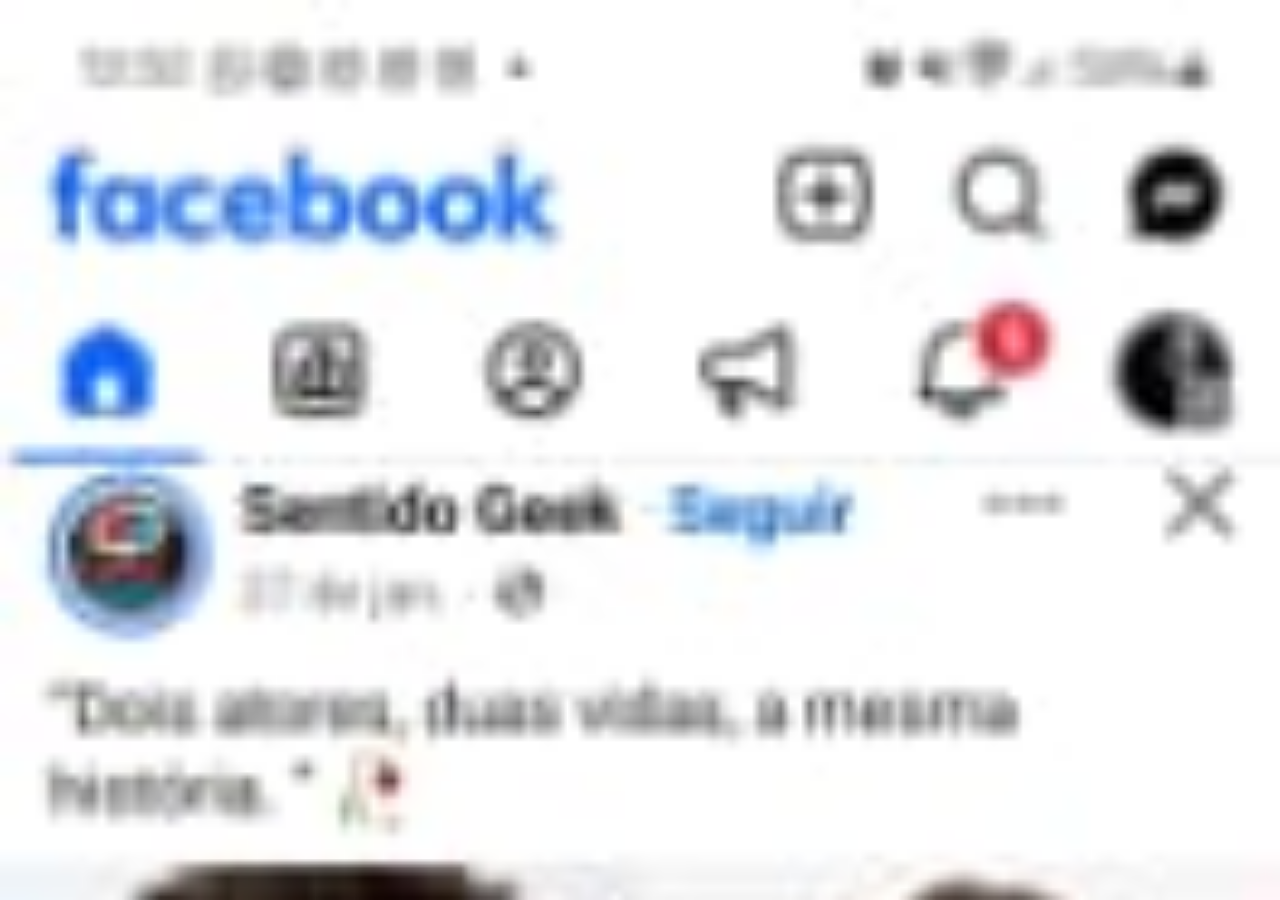
<file: faceabook.html>
<!DOCTYPE html>
<html lang="pt-br">
<head>
    <meta charset="UTF-8">
    <meta name="viewport" content="width=device-width, initial-scale=1.0">
    <title>Facebook</title>
</head>
<style>
    *{
        margin: 0px;
        padding: 0px;
    }
    body{
        height: 100vh;
        width: 100vw;
        background: black url(imagens/imagem-facebook.jpg) no-repeat top center;
        background-size: cover; /* Faz a imagem cobrir todo o fundo */
        overflow-y: scroll;
        
    }
</style>
<body>
</body>
</html>
</file>
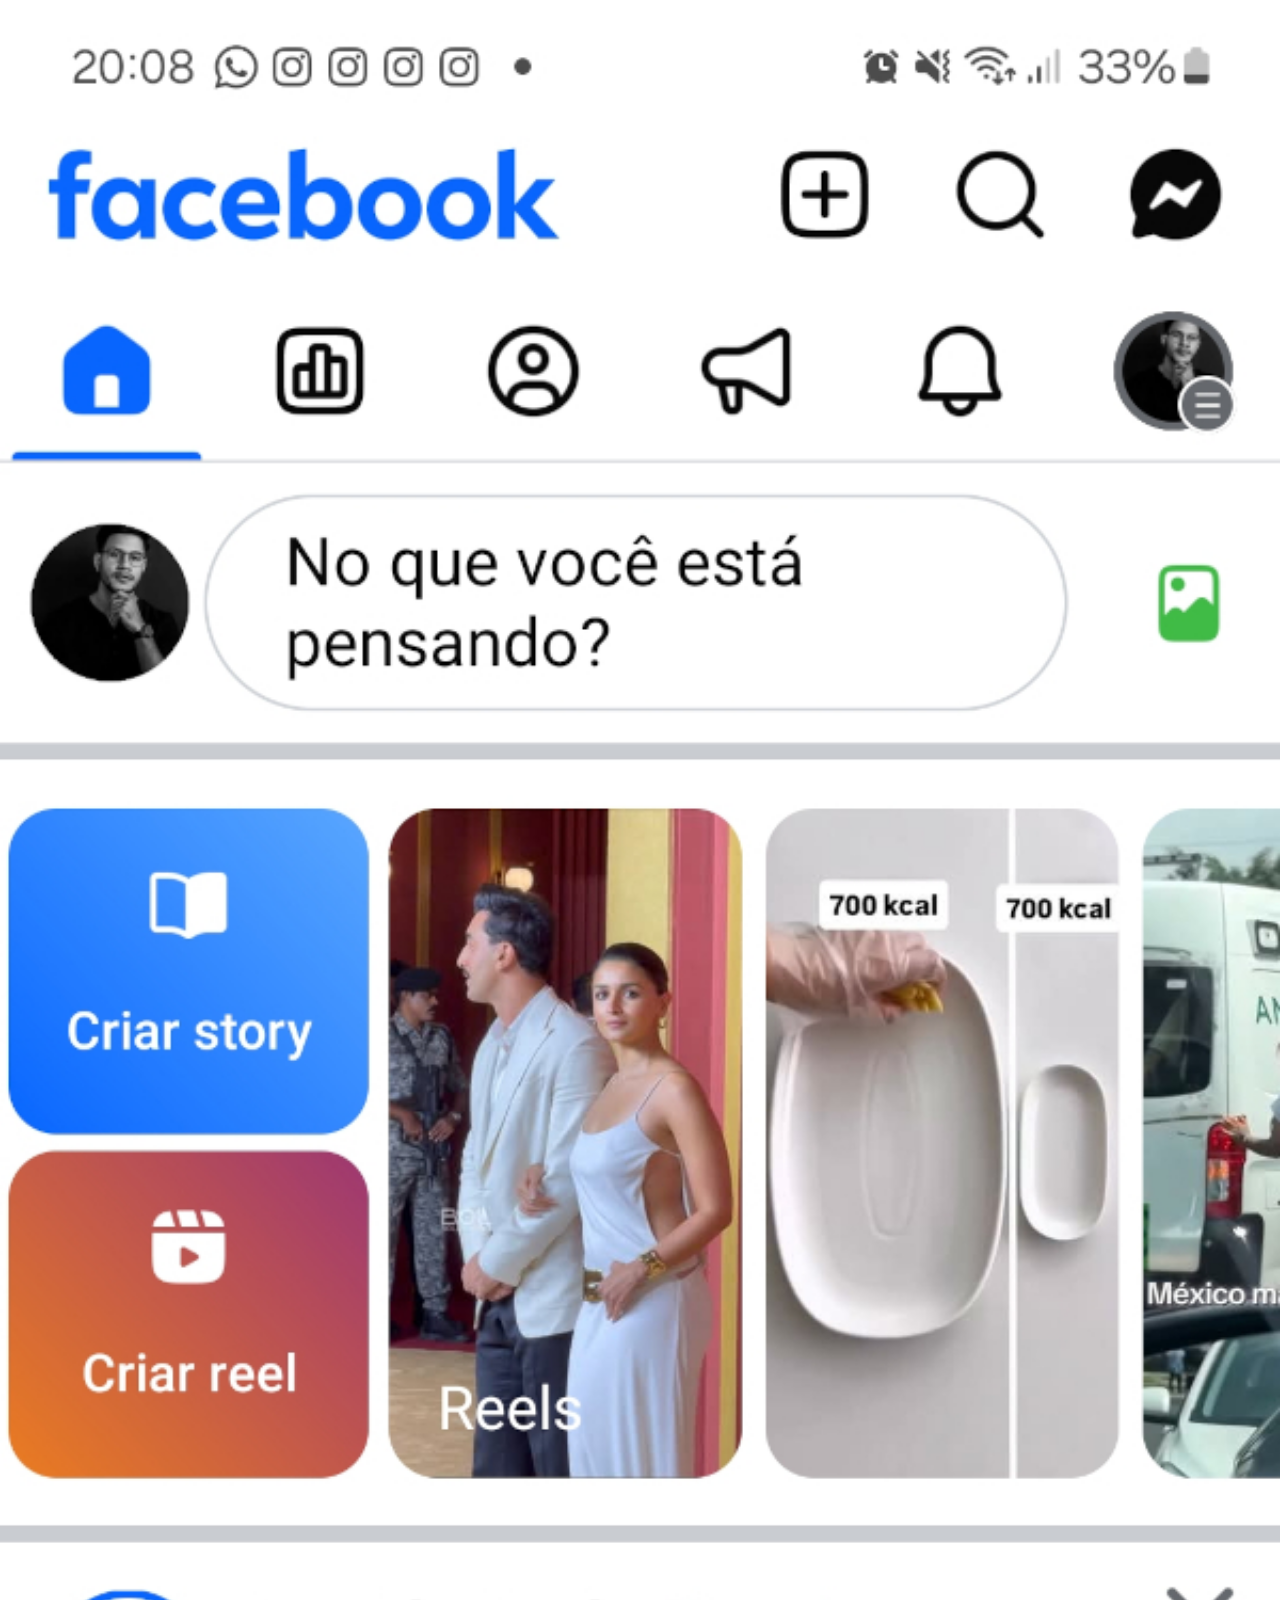
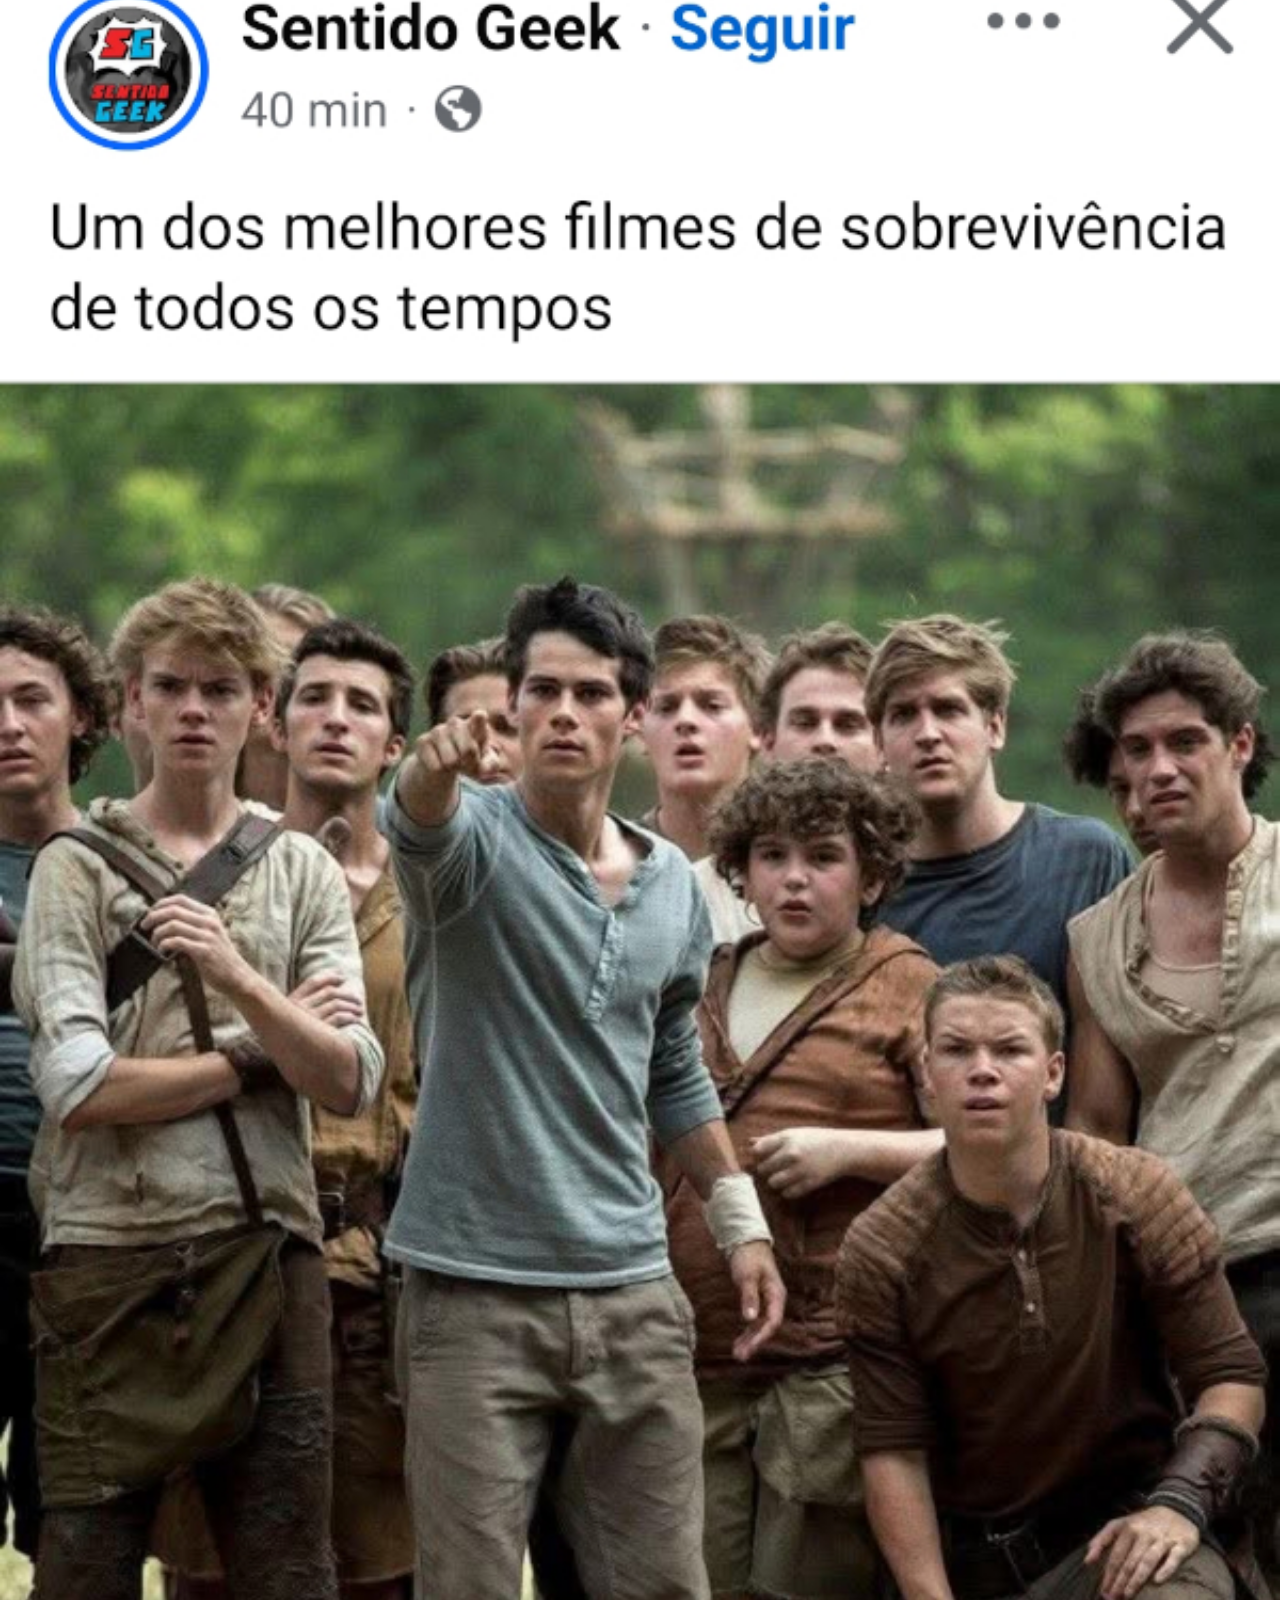
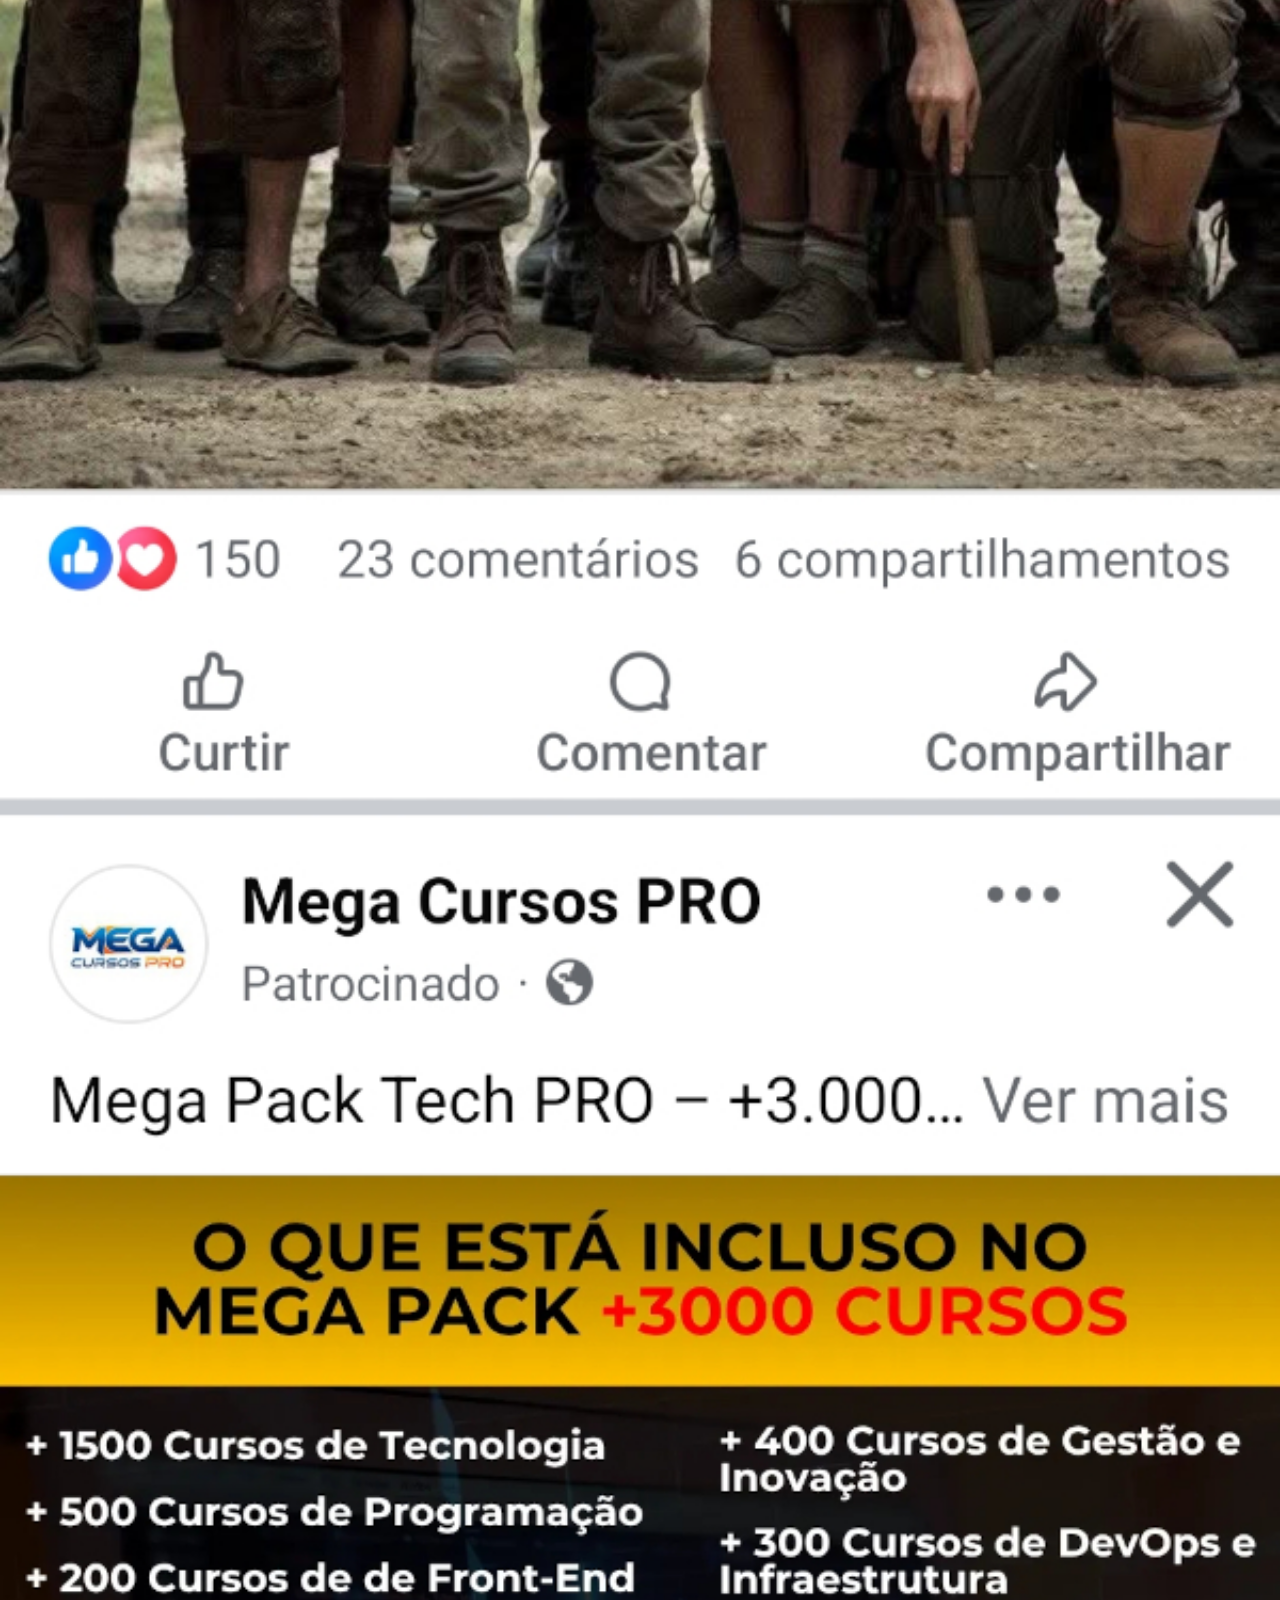
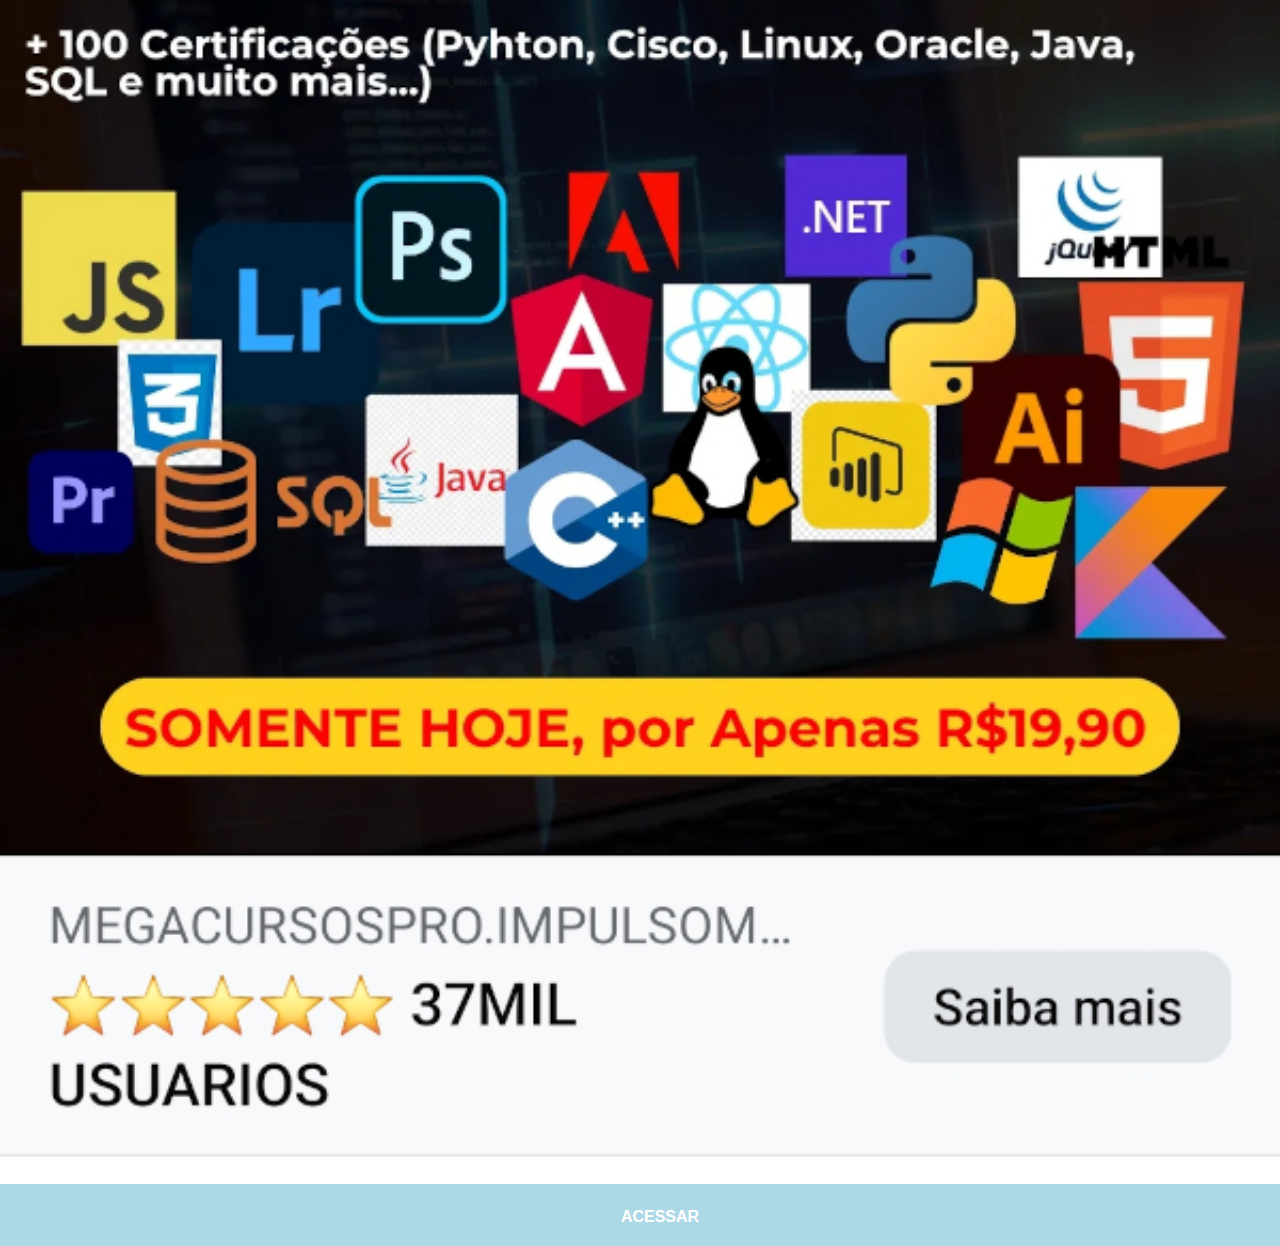
<file: facebook.html>
<!DOCTYPE html>
<html lang="pt-br">
<head>
    <meta charset="UTF-8">
    <meta name="viewport" content="width=device-width, initial-scale=1.0">
    <title>Facebook</title>
    <link rel="stylesheet" href="estilospags/social.css">
</head>
<body>
    <img src="imagens/facebook-vitor.jpg" alt="facebook"><a href="https://www.facebook.com/profile.php?id=100004507036480" target="_blank">ACESSAR</a>
    
</body>
</html>
</file>
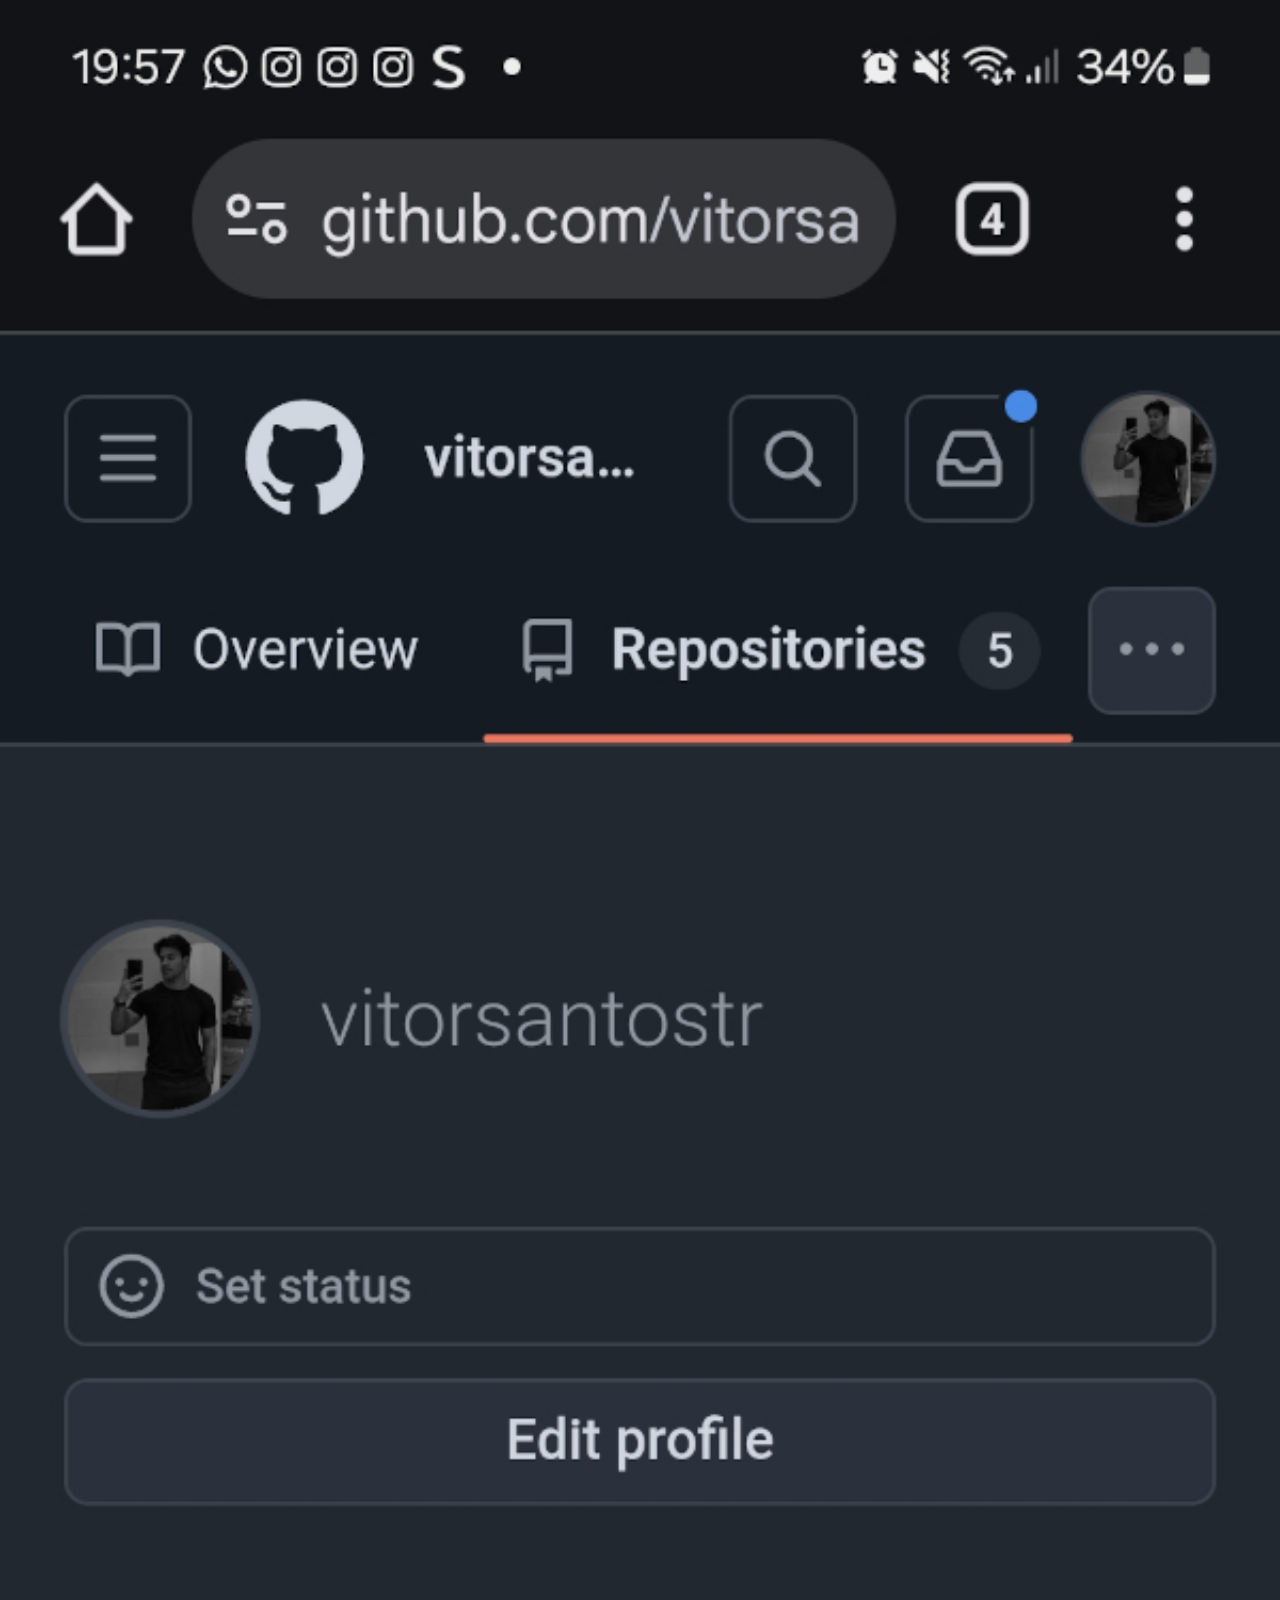
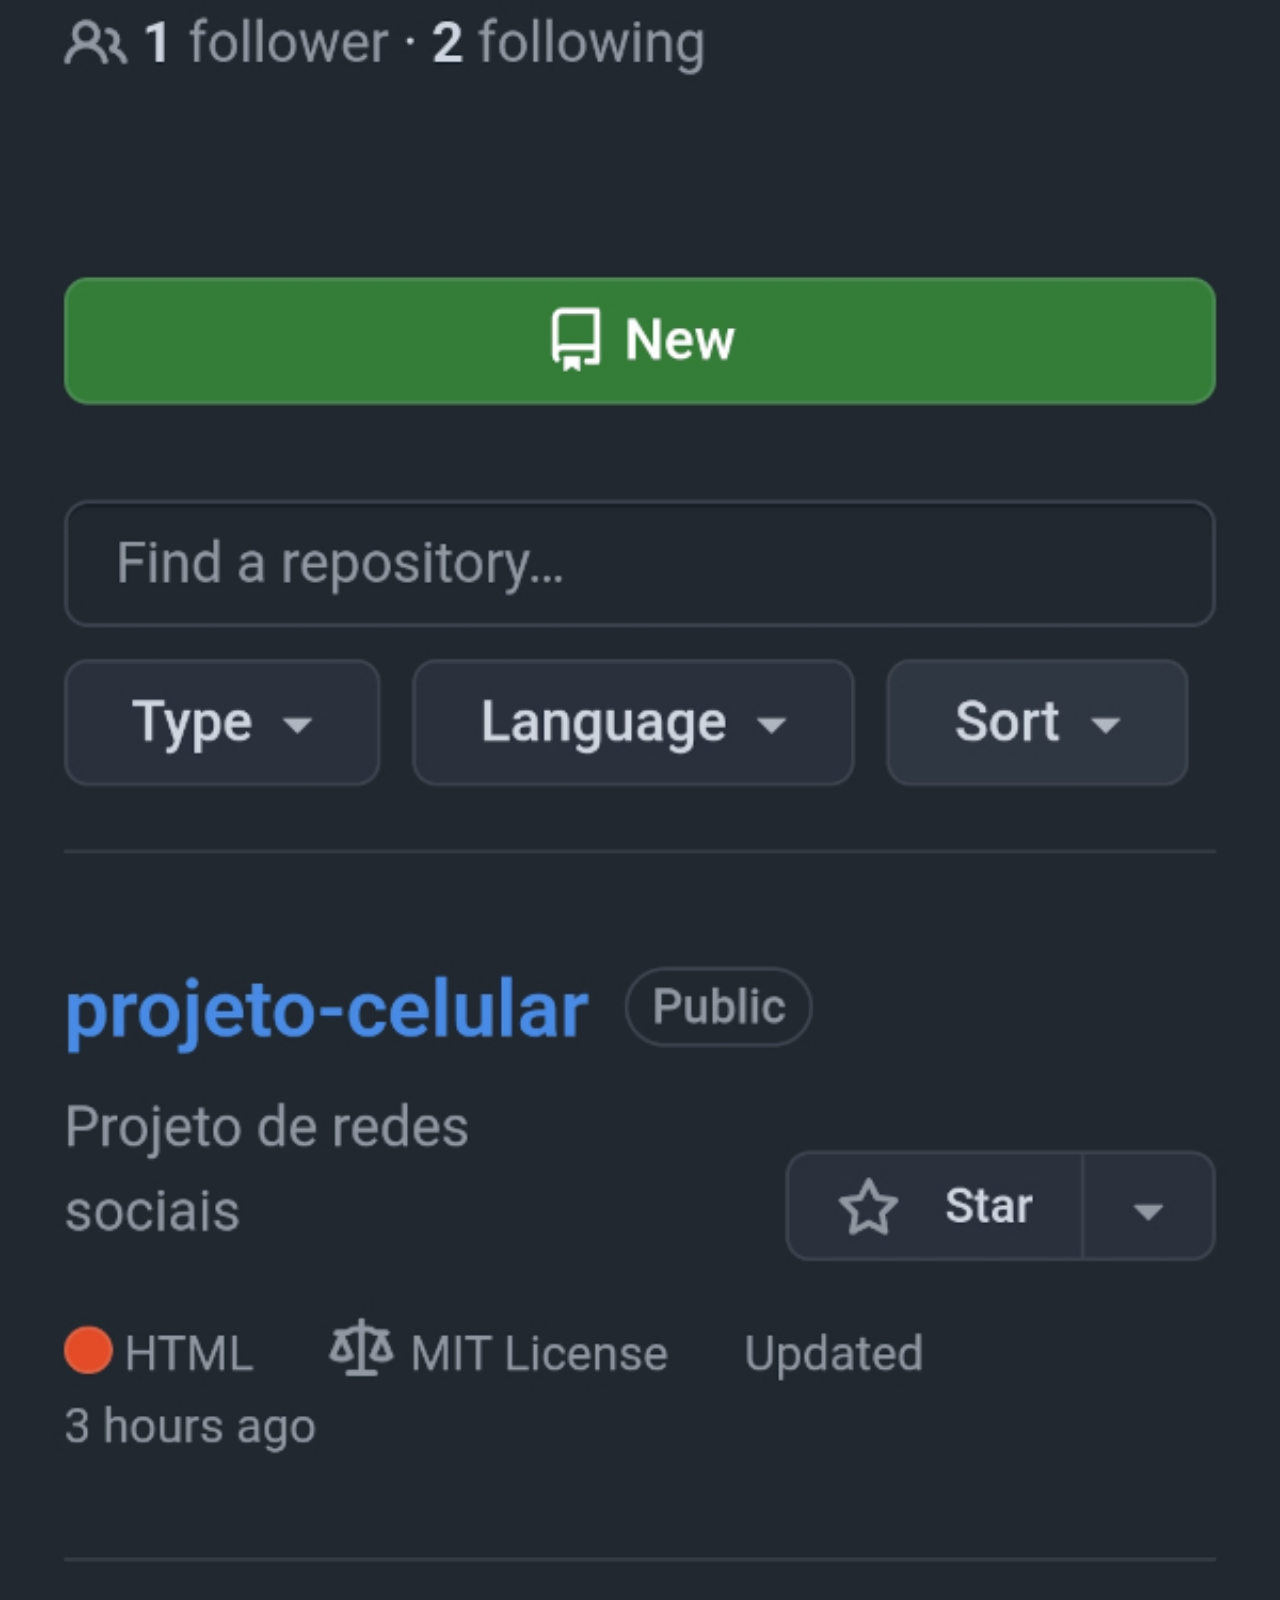
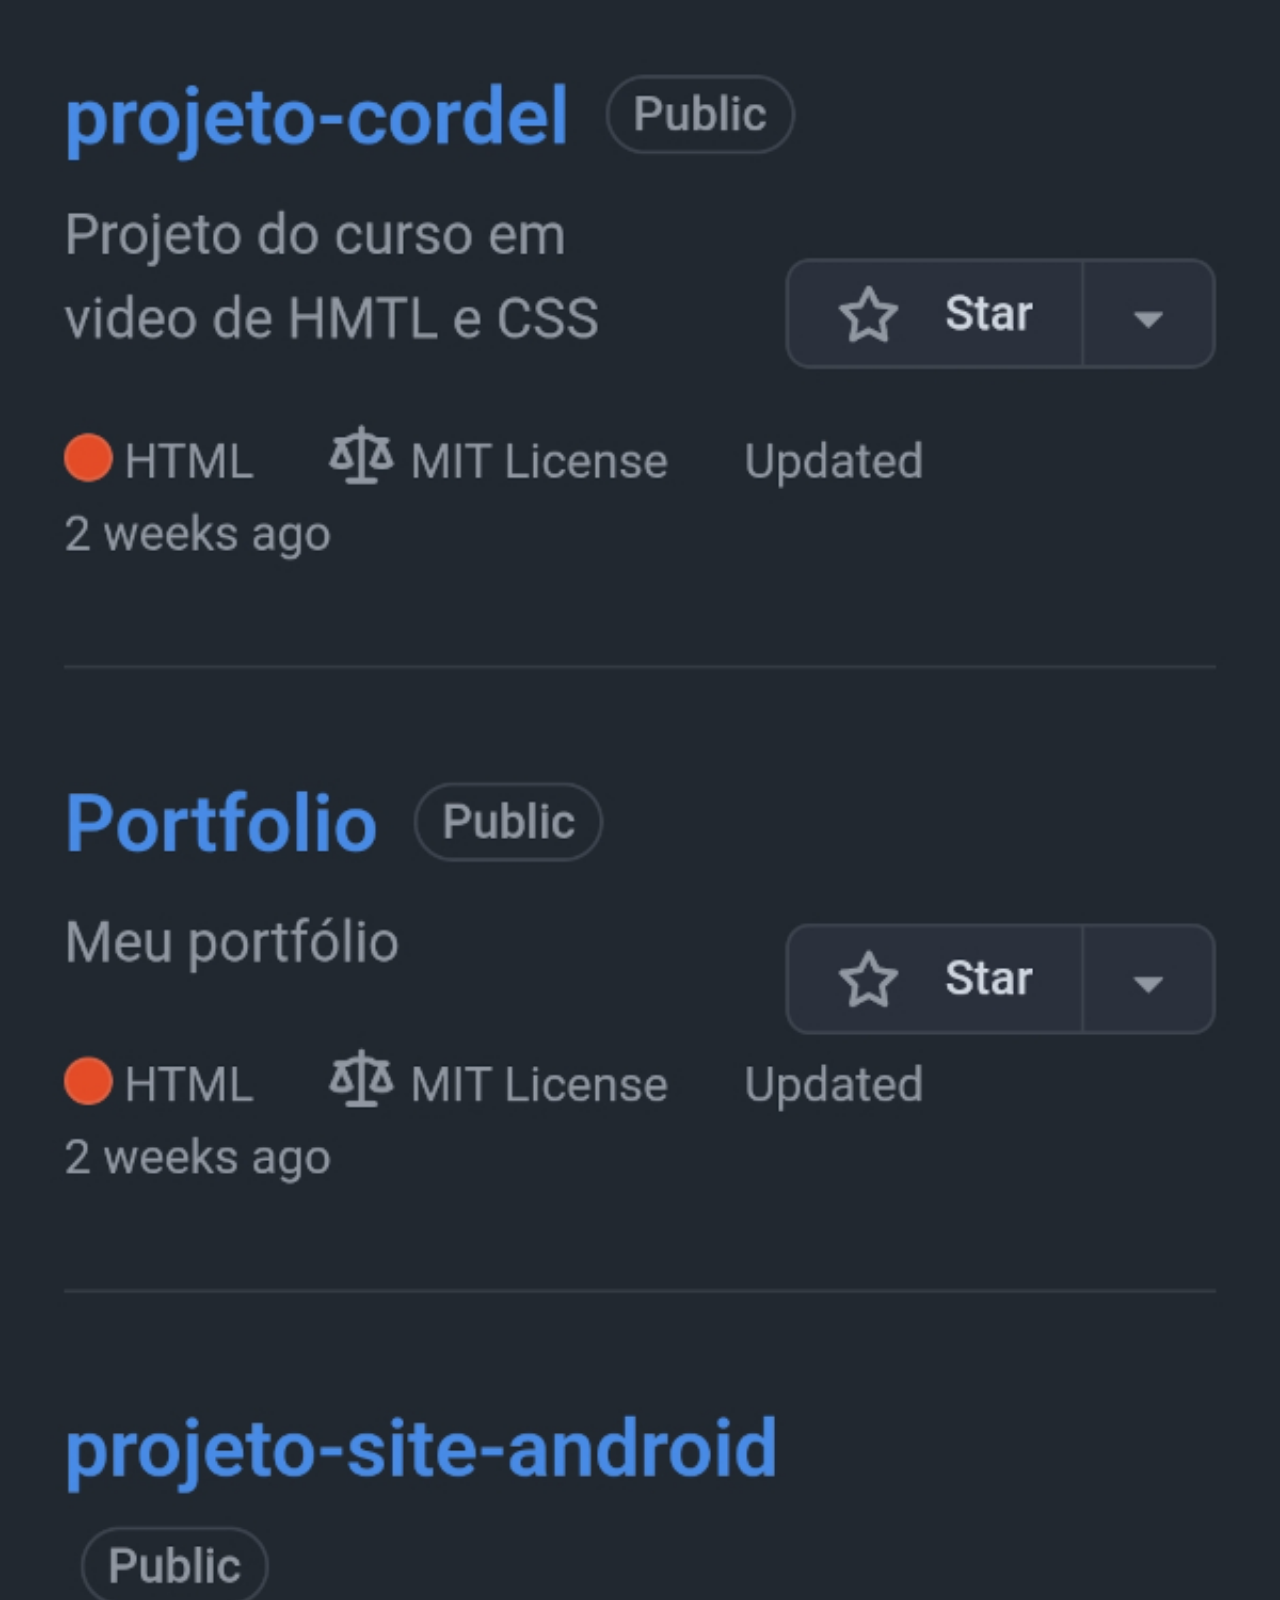
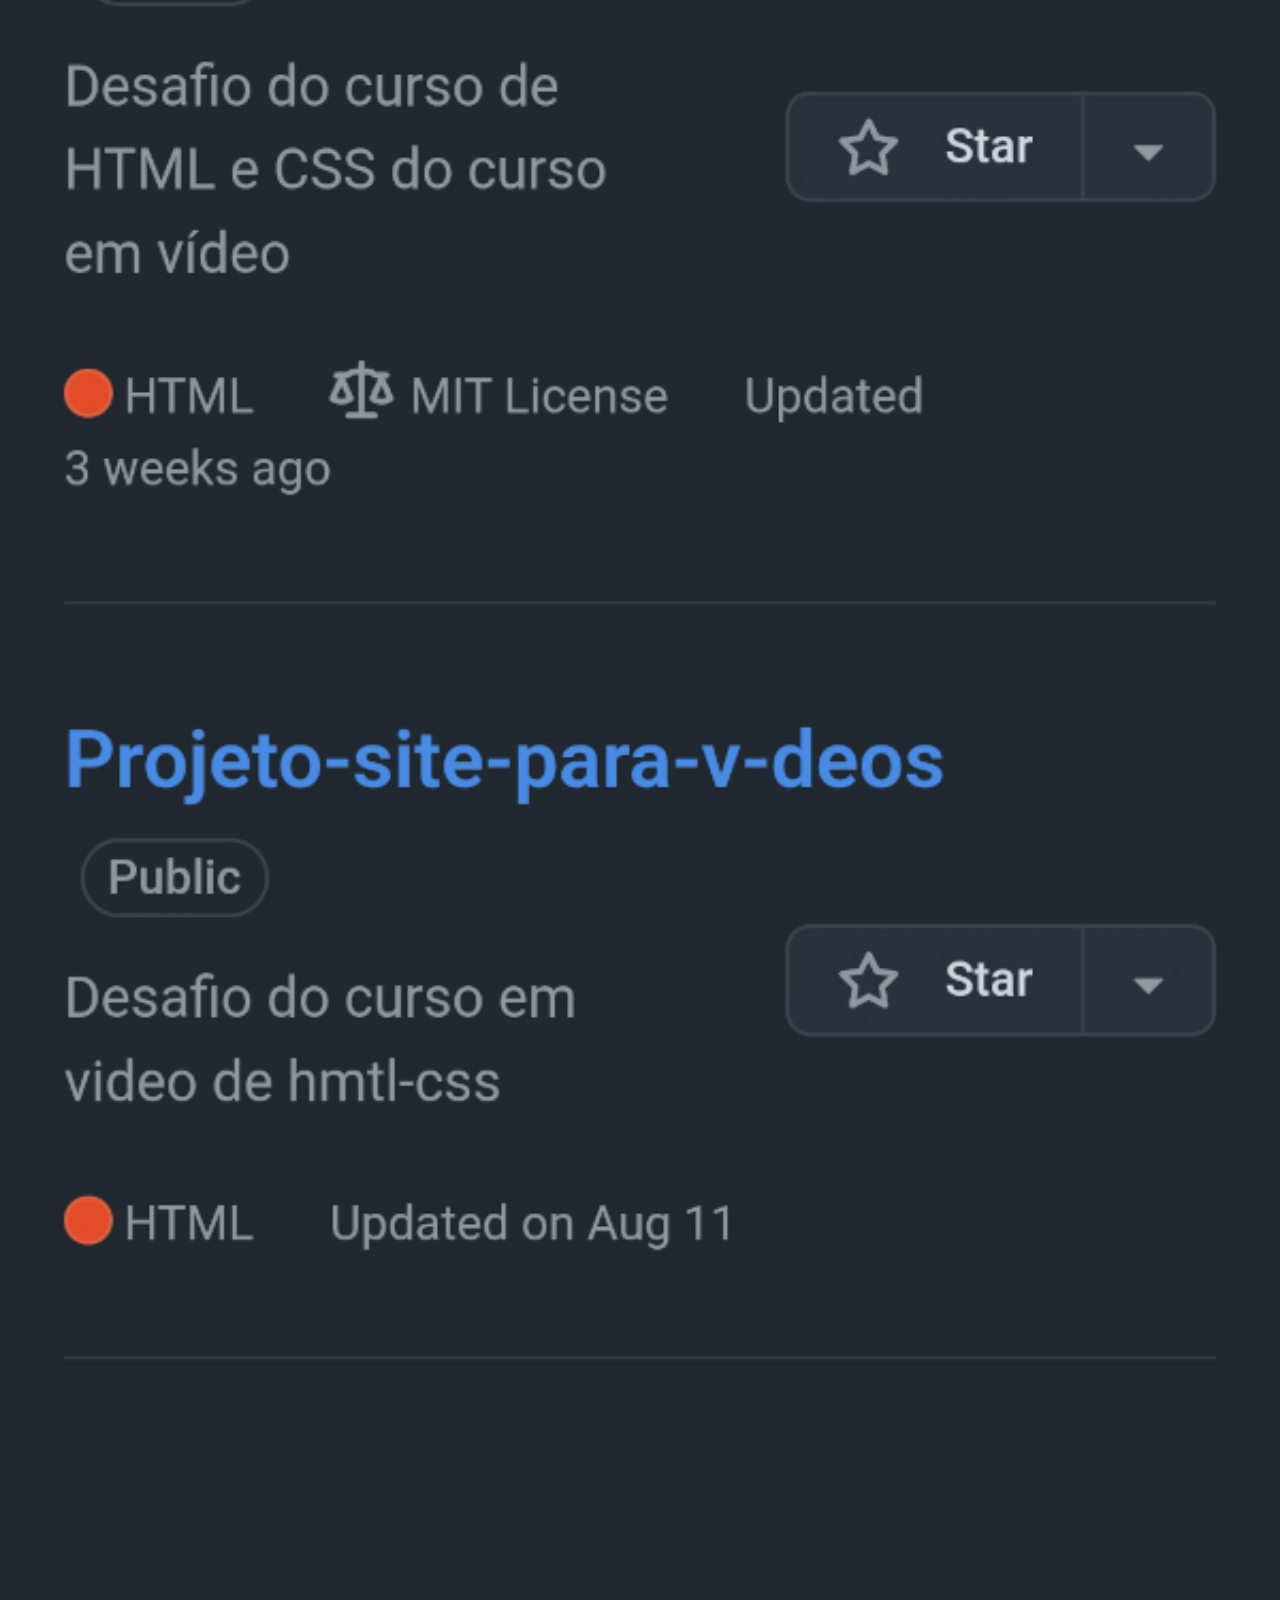
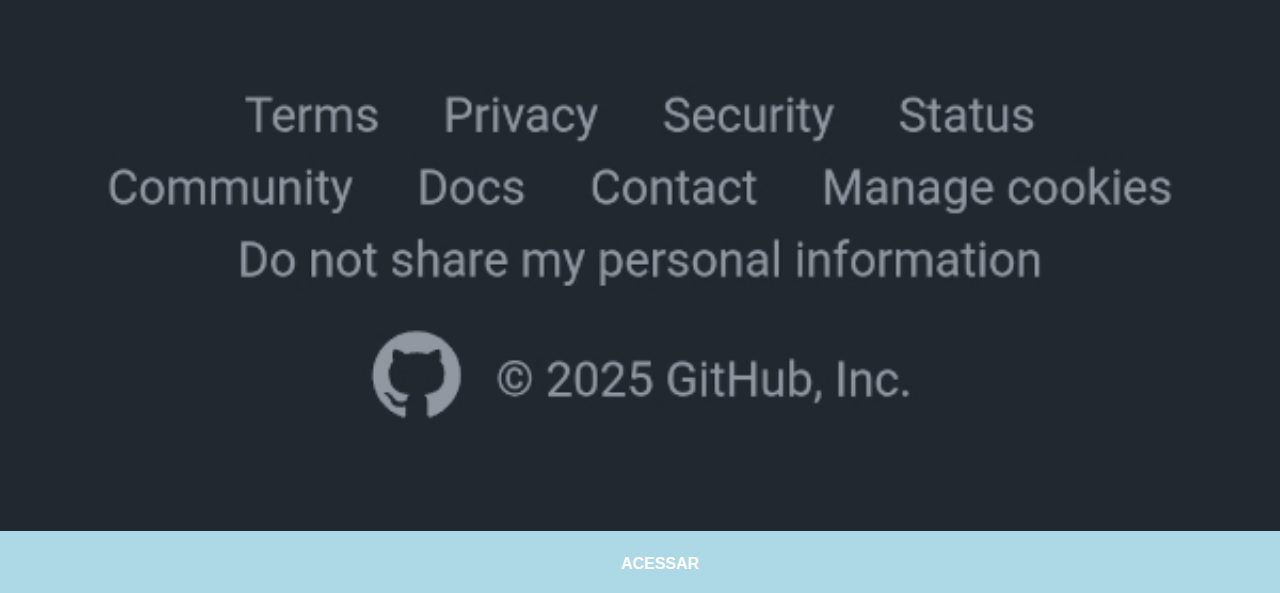
<file: github.html>
<!DOCTYPE html>
<html lang="pt-br">
<head>
    <meta charset="UTF-8">
    <meta name="viewport" content="width=device-width, initial-scale=1.0">
    <title>GitHub</title>
    <link rel="stylesheet" href="estilospags/social.css">
</head>
<body>
    <img src="imagens/github-tela-vitor.jpg" alt="github">
    <a href="https://github.com/gustavoguanabara" target="_blank">ACESSAR</a>
</body>
</html>
</file>
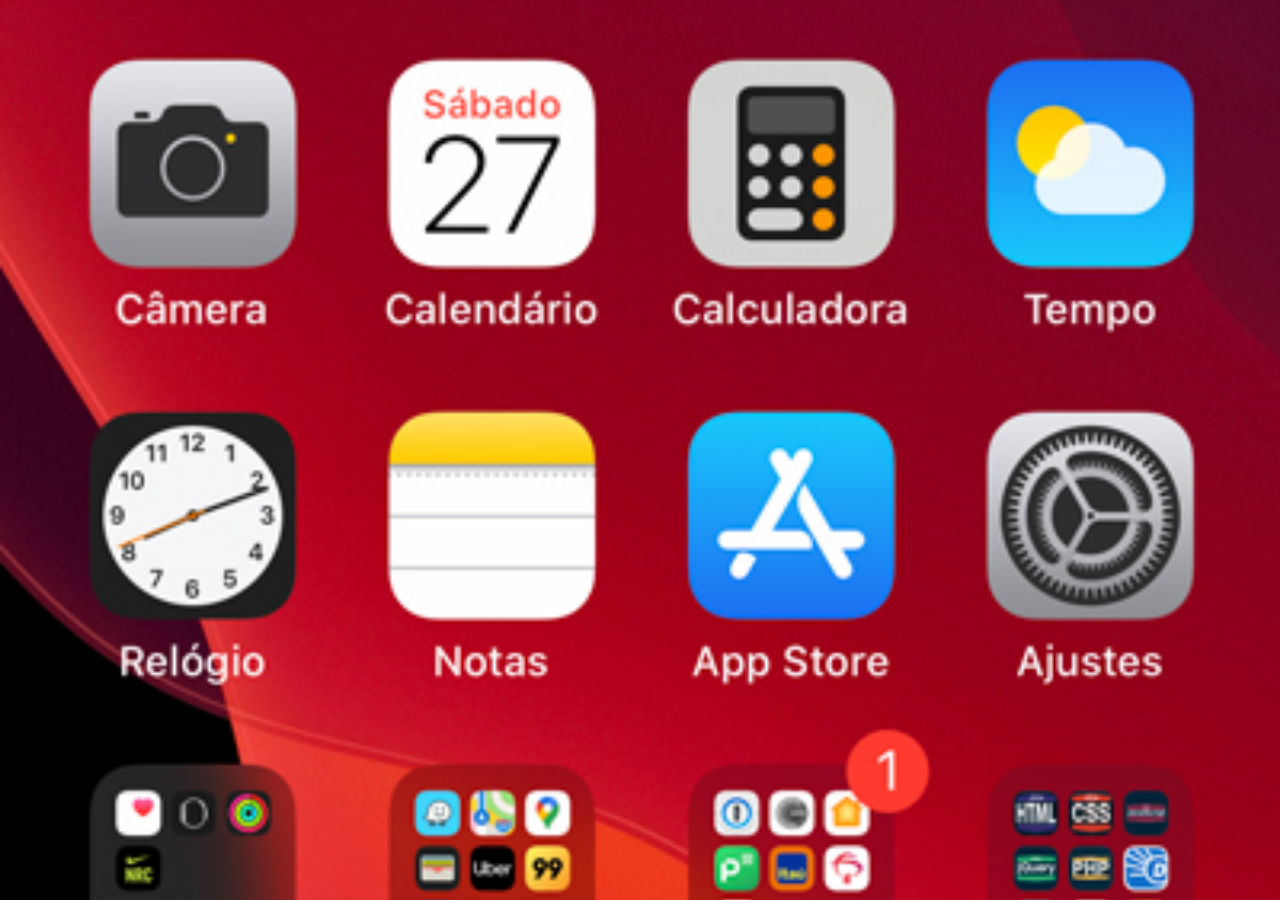
<file: home.html>
<!DOCTYPE html>
<html lang="pt-br">
<head>
    <meta charset="UTF-8">
    <meta name="viewport" content="width=device-width, initial-scale=1.0">
    <title>Home</title>
</head>
<style>
    *{
        margin: 0px;
        padding: 0px;
    }
    body{
        height: 100vh;
        width: 100vw;
        background: black url(imagens/tela-home.jpg) no-repeat top center;
        background-size: cover; /* Faz a imagem cobrir todo o fundo */
        background-attachment: fixed;/* Mantém a imagem fixa ao rolar a página */
    }
</style>
<body>
</body>
</html>
</file>
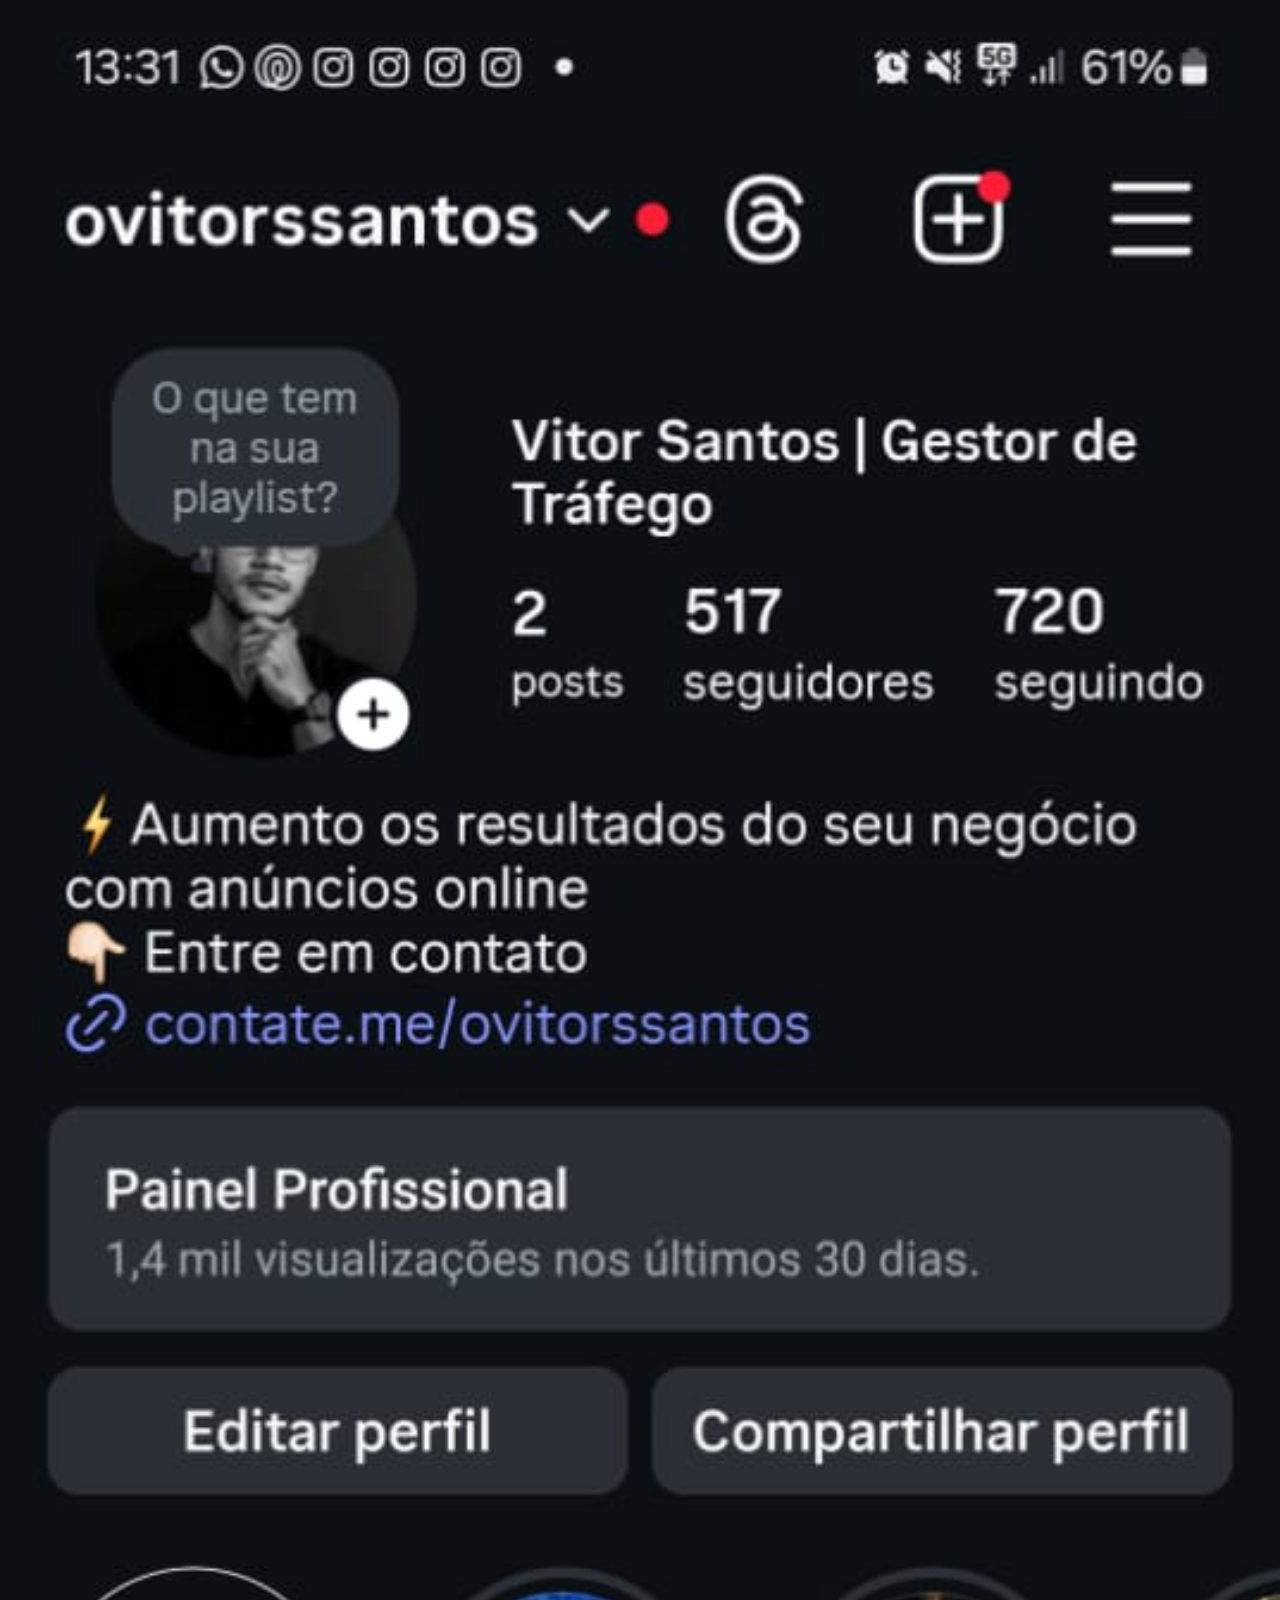
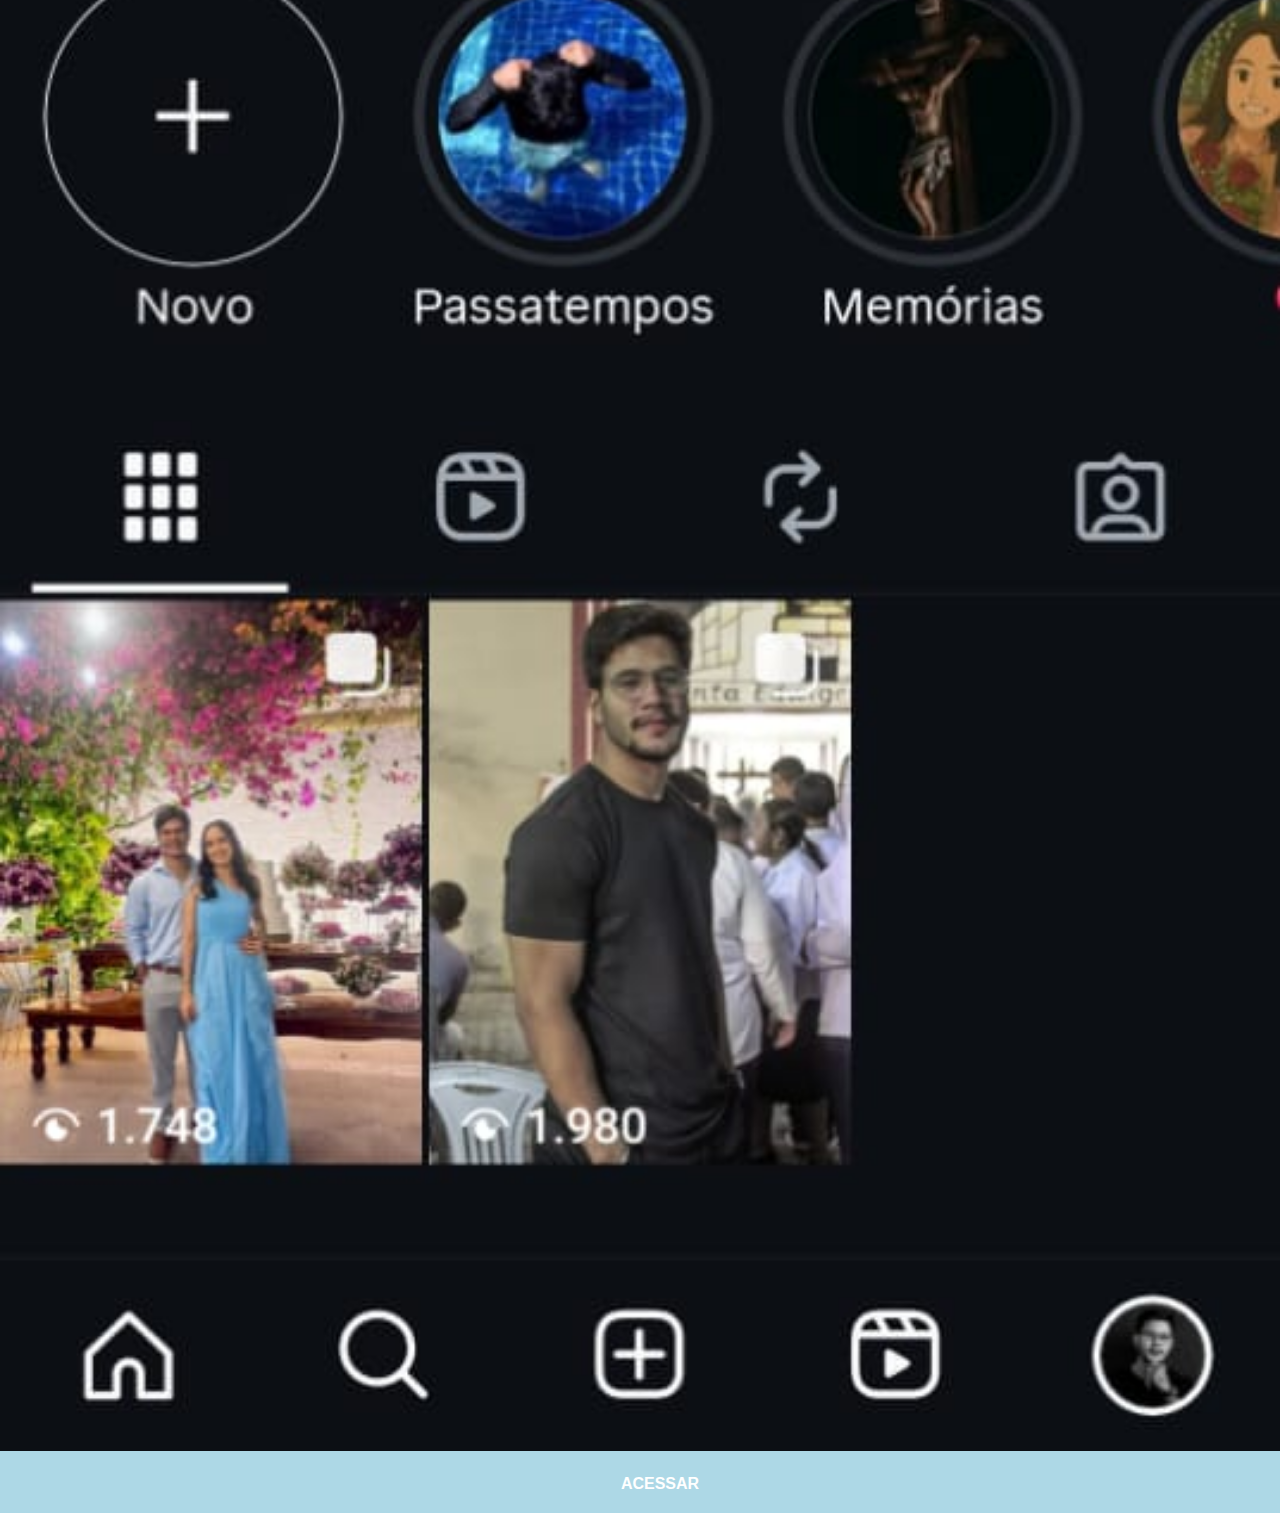
<file: instagram.html>
<!DOCTYPE html>
<html lang="pt-br">
<head>
    <meta charset="UTF-8">
    <meta name="viewport" content="width=device-width, initial-scale=1.0">
    <title>instagram</title>
    <link rel="stylesheet" href="estilospags/social.css">
</head>
<body>
    <img src="imagens/foto-insta-wpp.jpg" alt="instagram"><a href="https://www.instagram.com/gustavoguanabara/" target="_blank">ACESSAR</a>
</body>
</html>
</file>
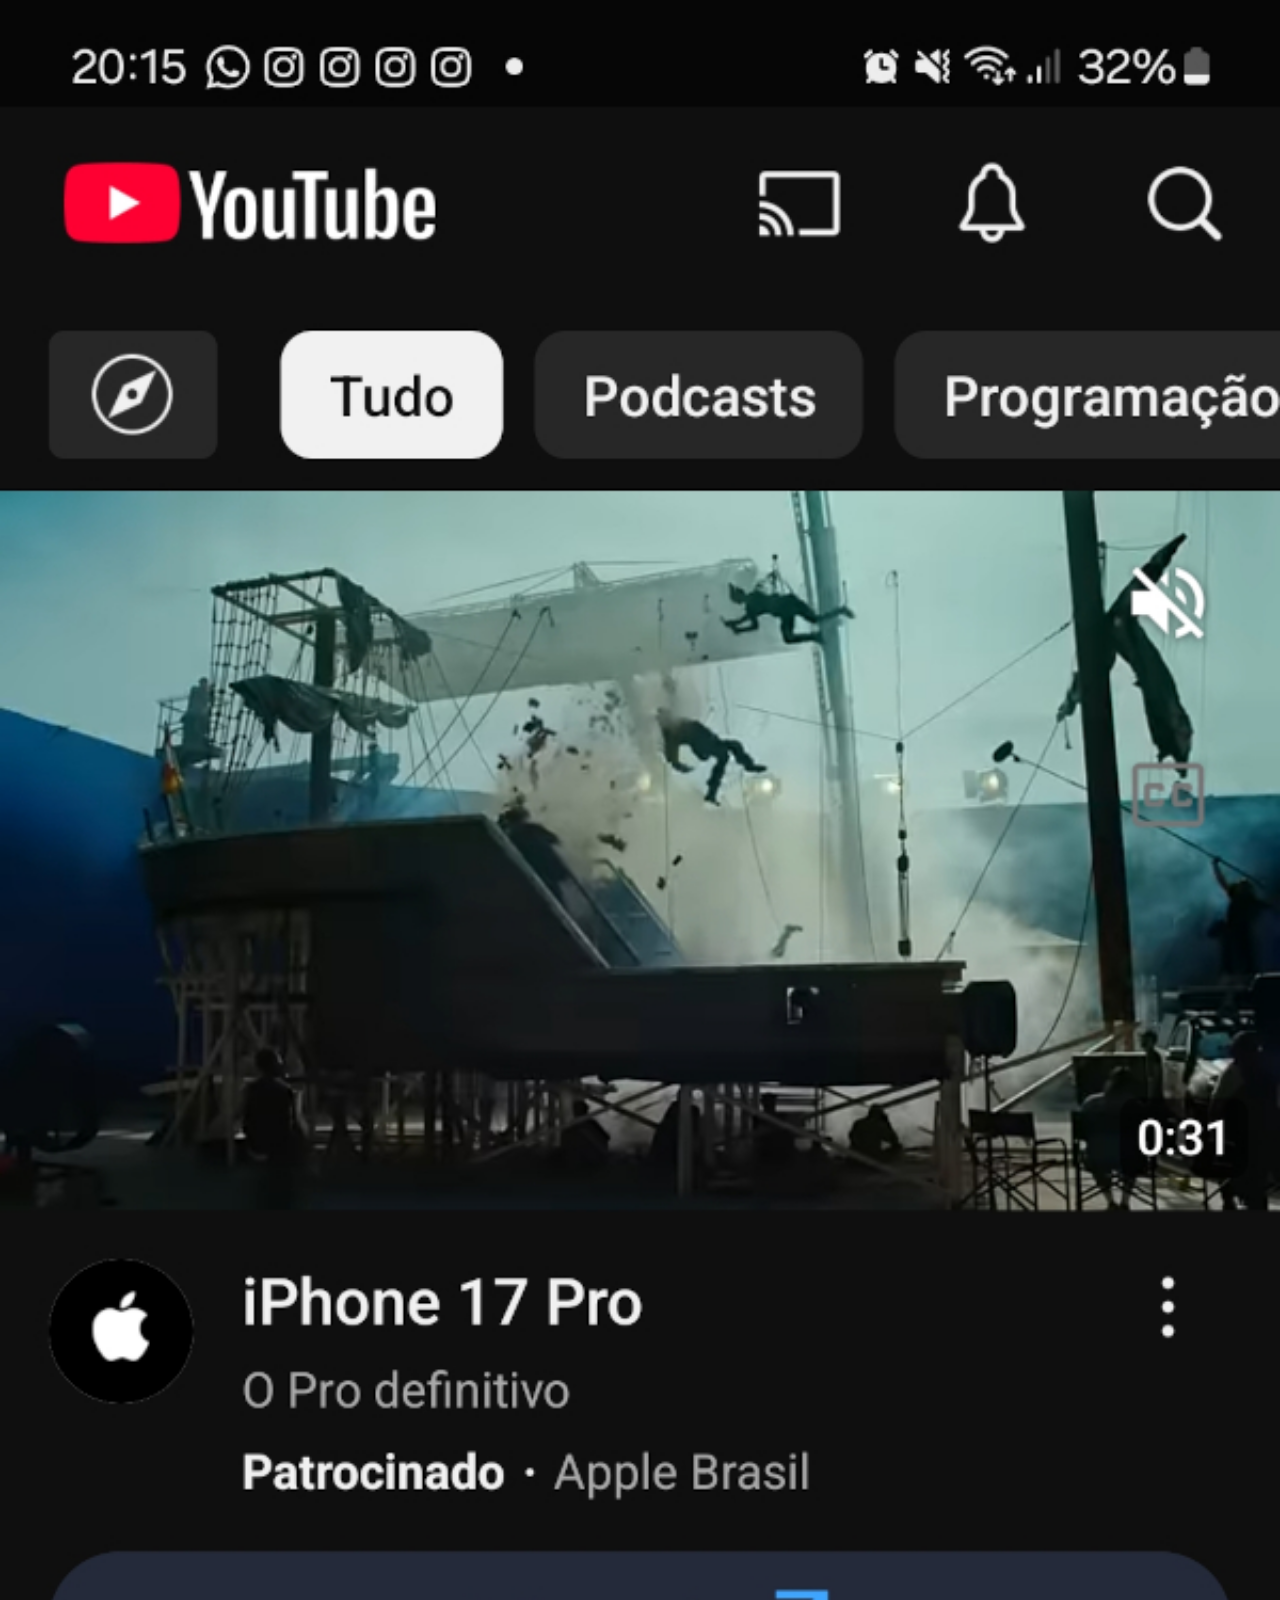
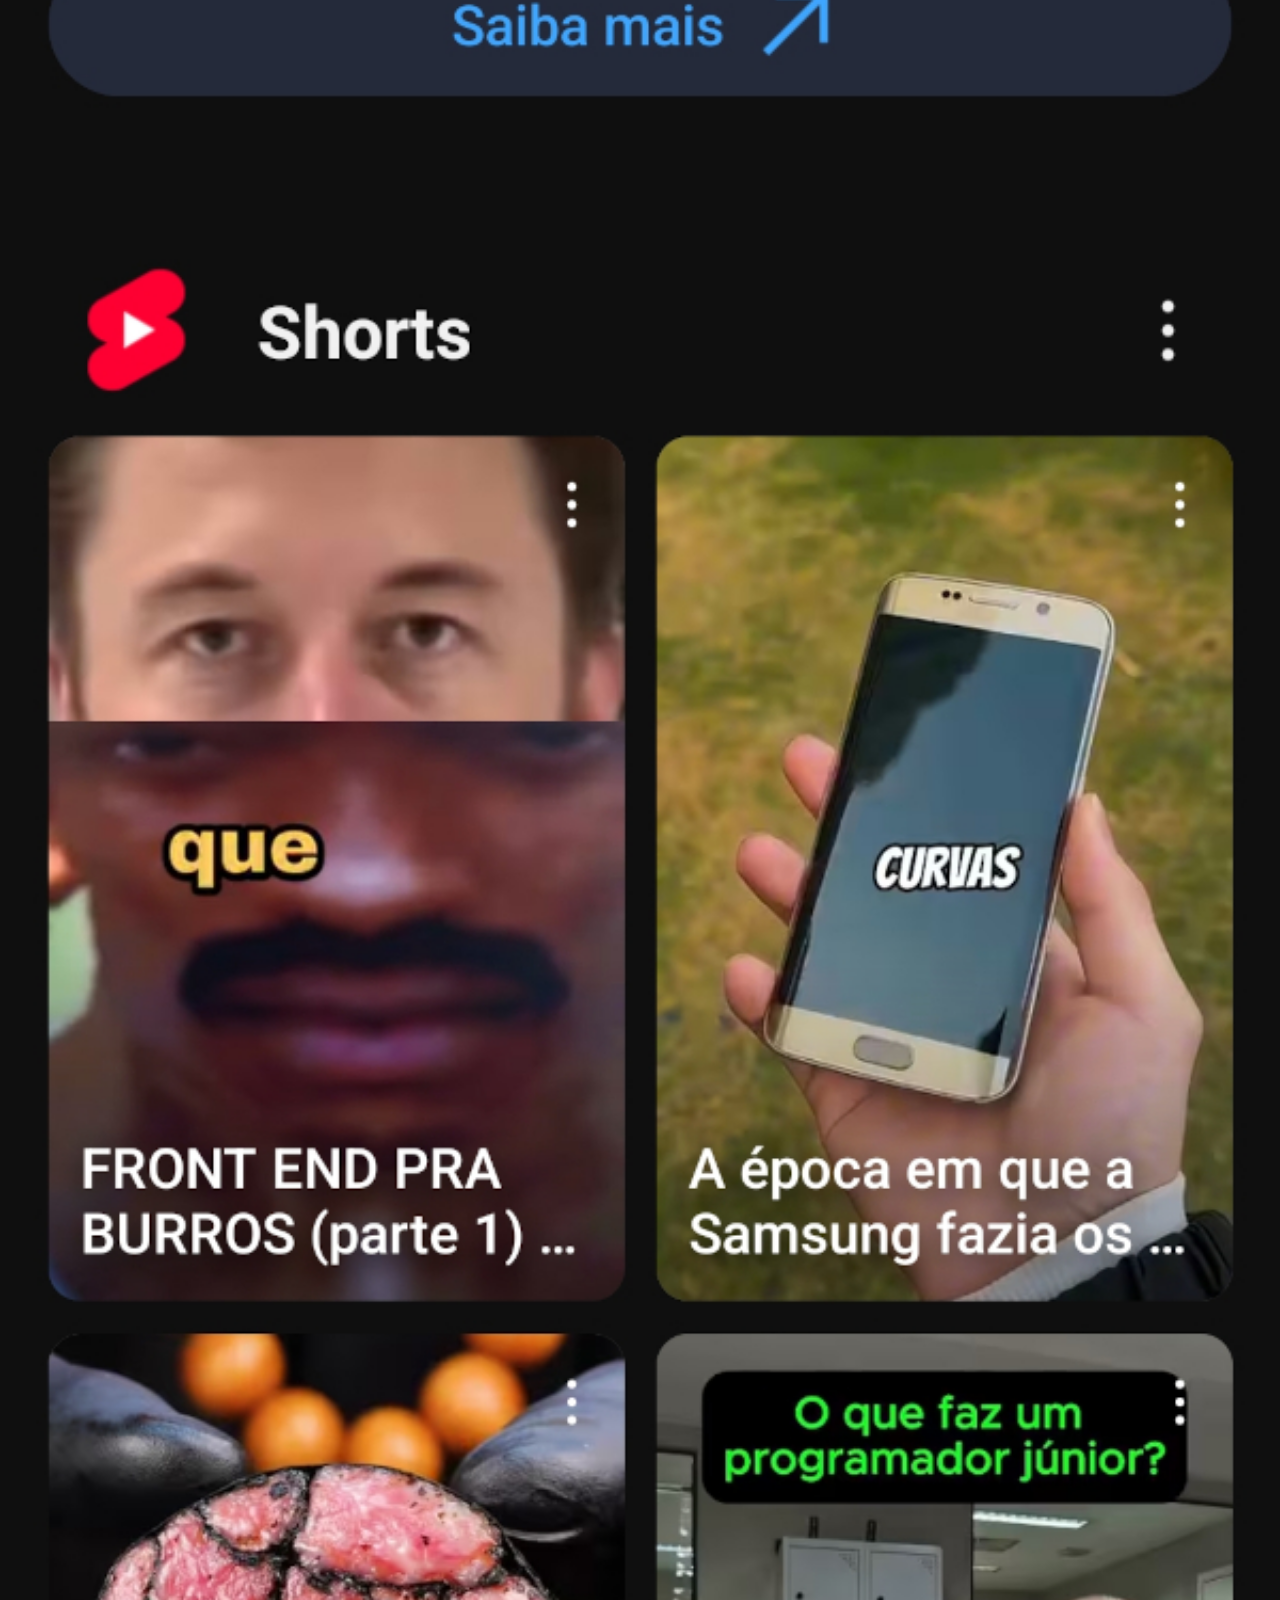
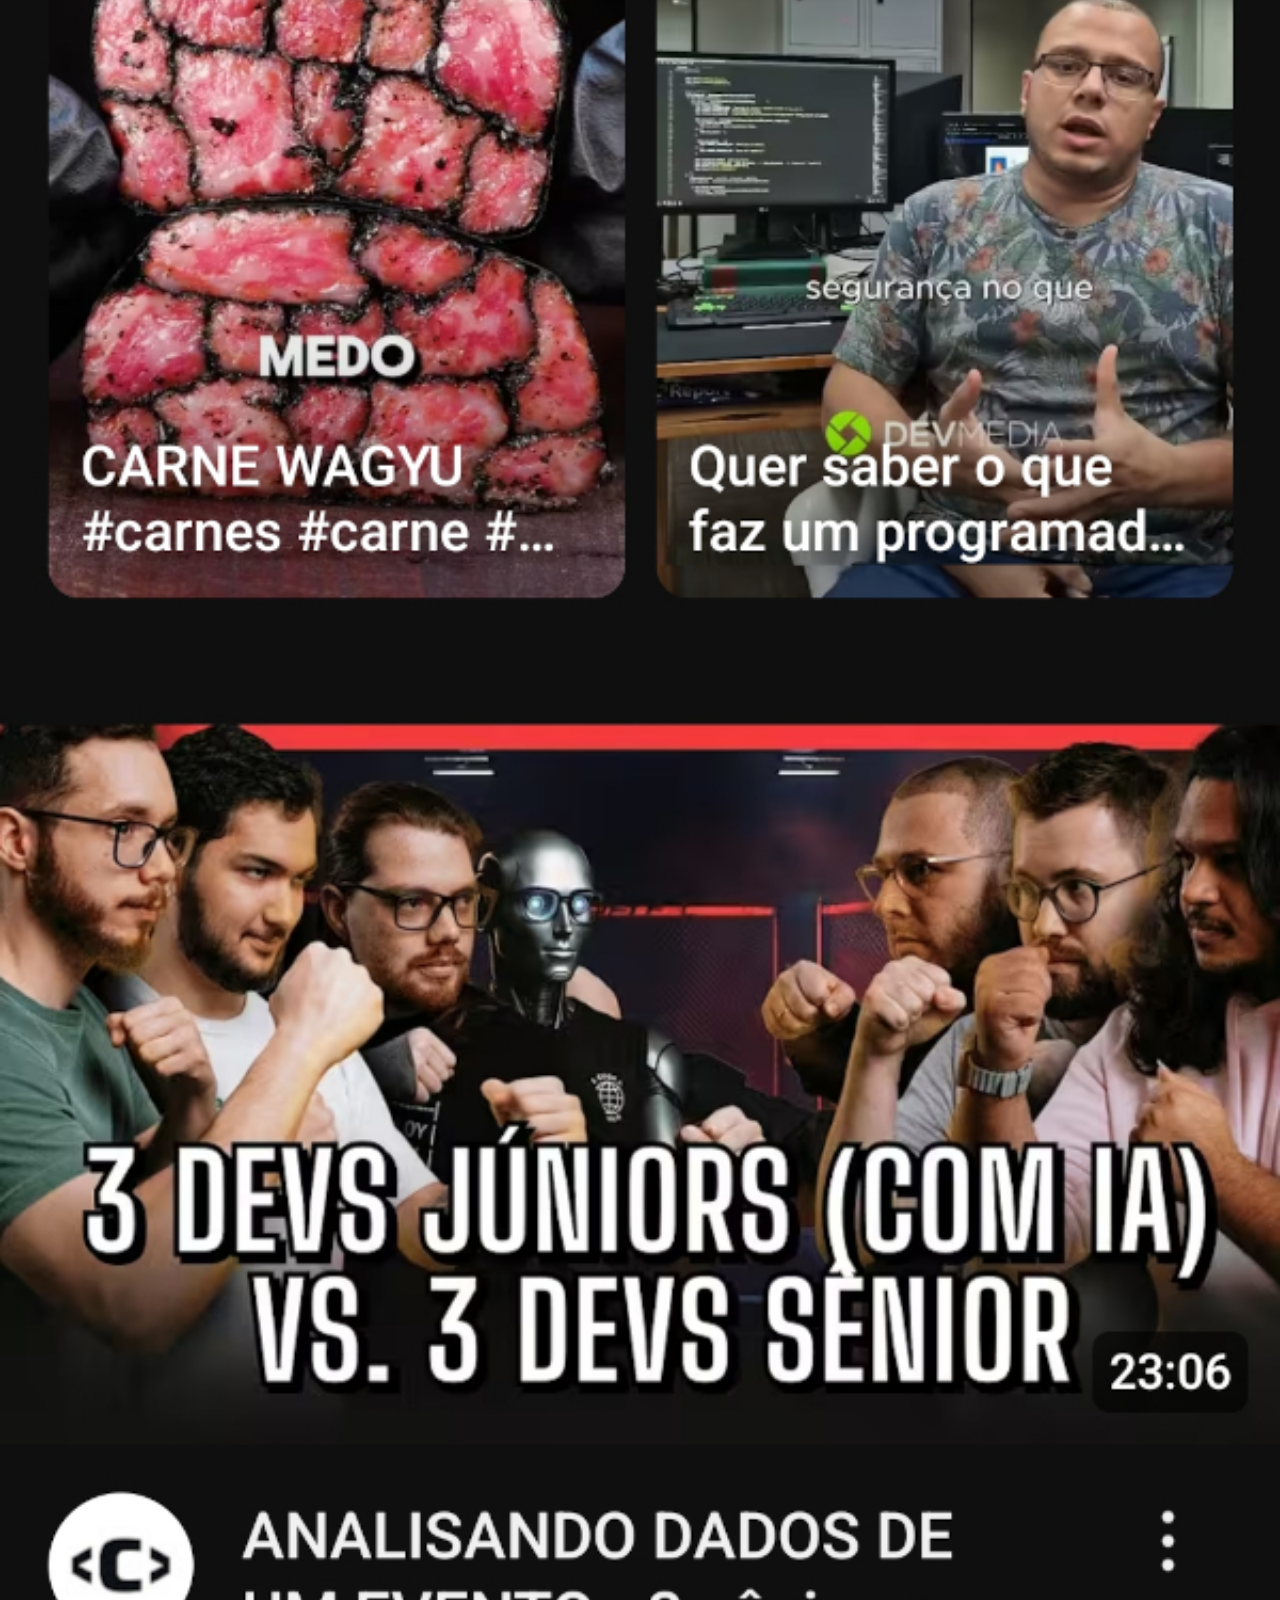
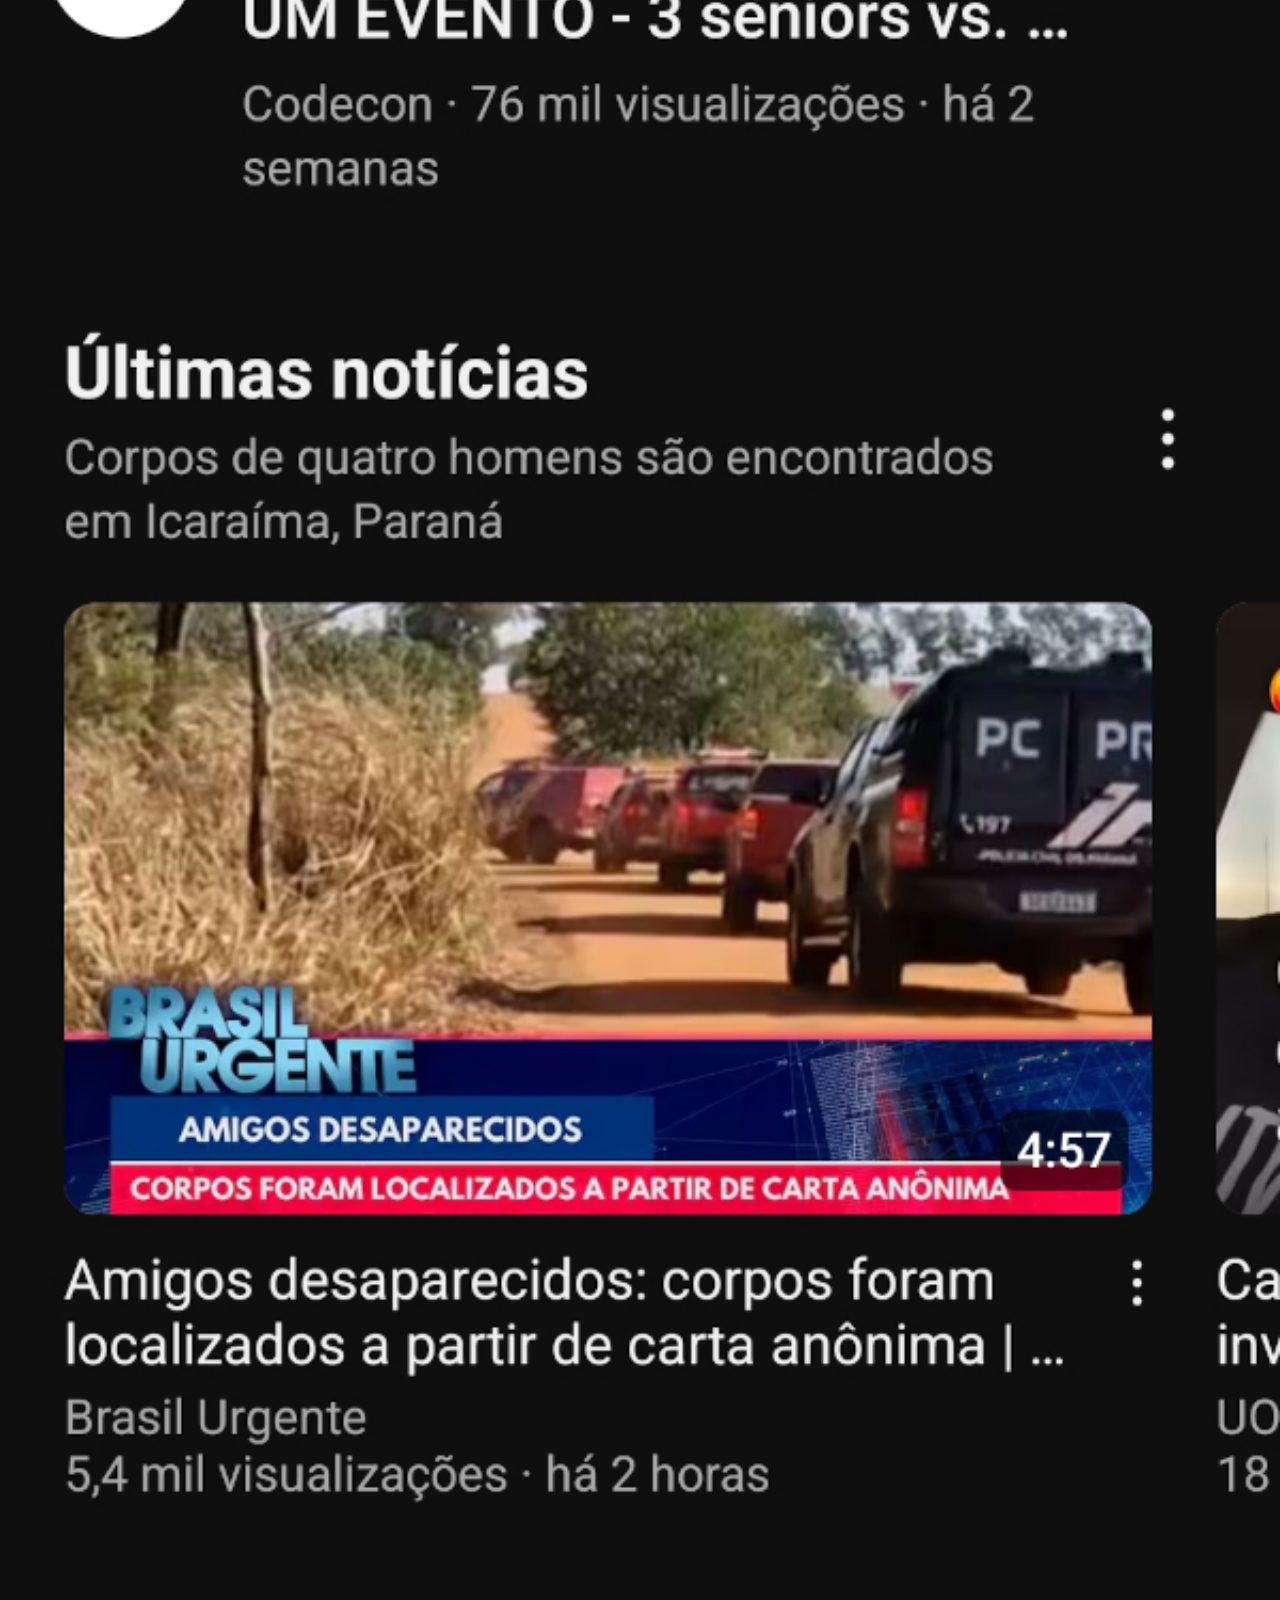
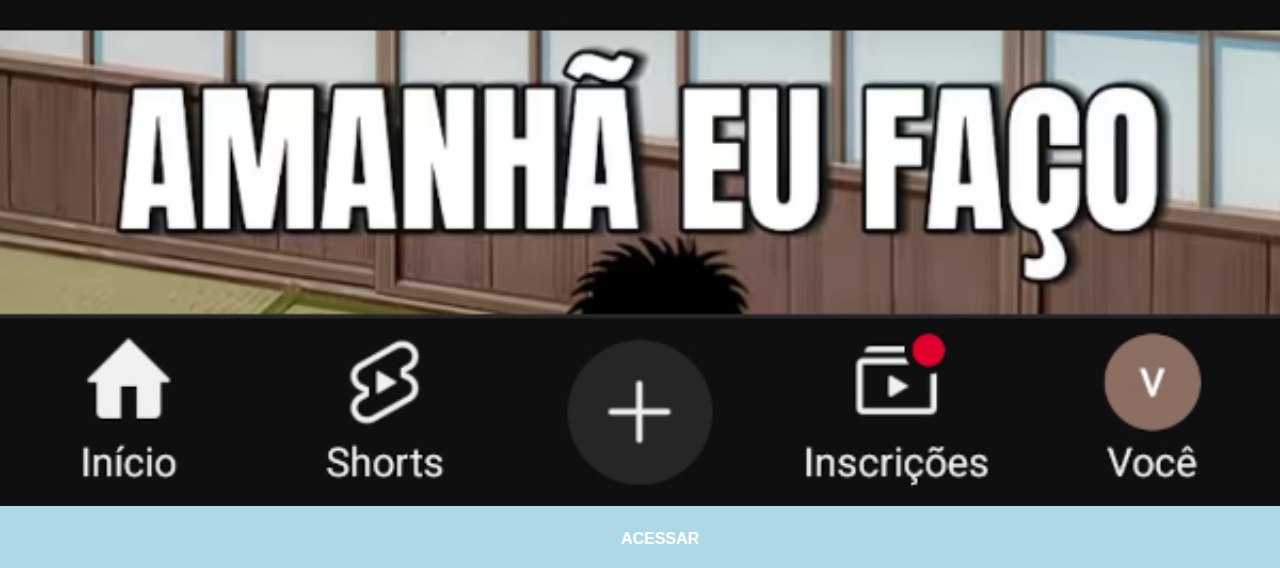
<file: youtube.html>
<!DOCTYPE html>
<html lang="pt-br">
<head>
    <meta charset="UTF-8">
    <meta name="viewport" content="width=device-width, initial-scale=1.0">
    <title>YouTube</title>
    <link rel="stylesheet" href="estilospags/social.css">
</head>
<body>
    <img src="imagens/youtube-vitor.jpg" alt="youtube"> <a href="https://www.youtube.com/" target="_blank">ACESSAR</a>
</body>
</html>
</file>
<file: estilospags/social.css>
@charset "UTF-8";
 *{
        margin: 0px;
        padding: 0px;
        font-family: Arial, Helvetica, sans-serif;
    }
    ::-webkit-scrollbar{ /* Estiliza a barra de rolagem */
        width: 0px; 
        height: 0px;
    }
    body{
        background-color: lightblue;
    }
    img {
        width: 100vw;

    }
    a{
        padding: 20px;
        display: block;
        color:white;
        background-color:lightblue;
        width: 100vw;
        text-align: center;
        text-decoration: none;
        font-weight:bolder;
    }
</file>
